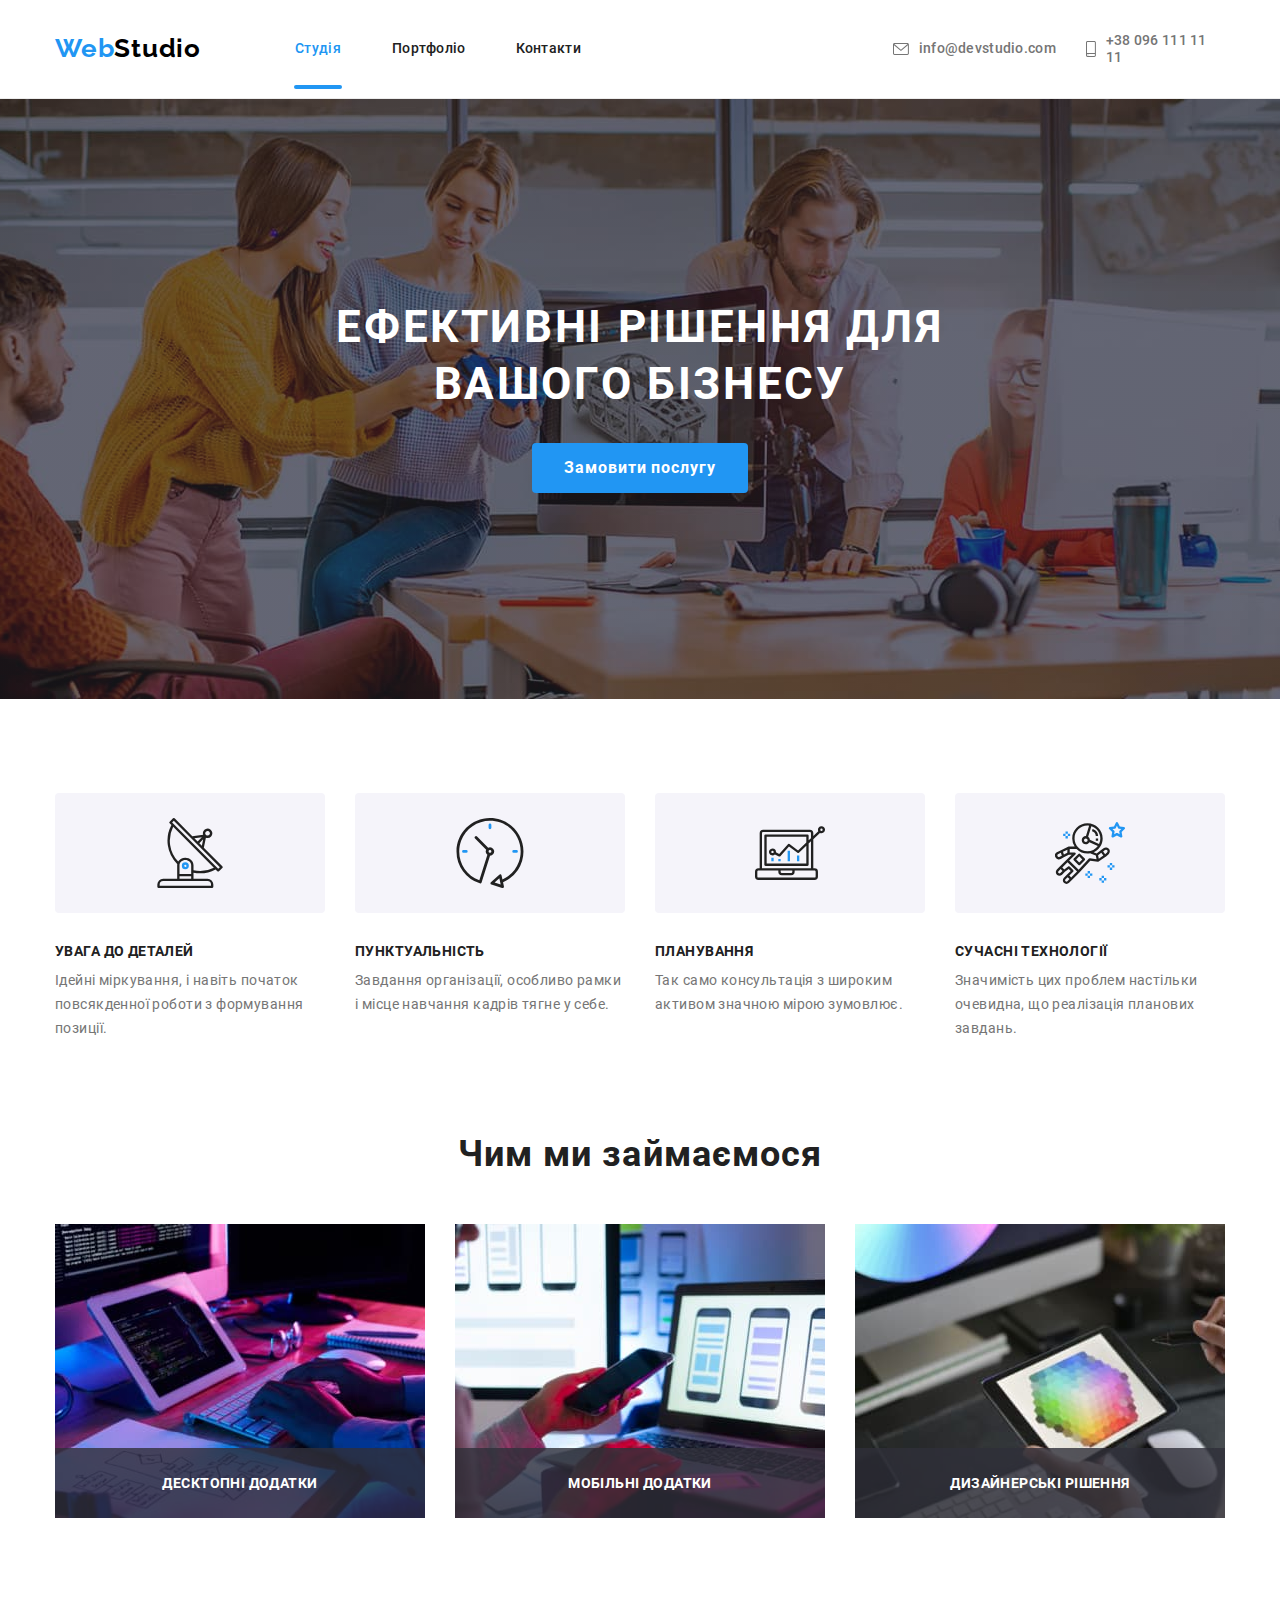
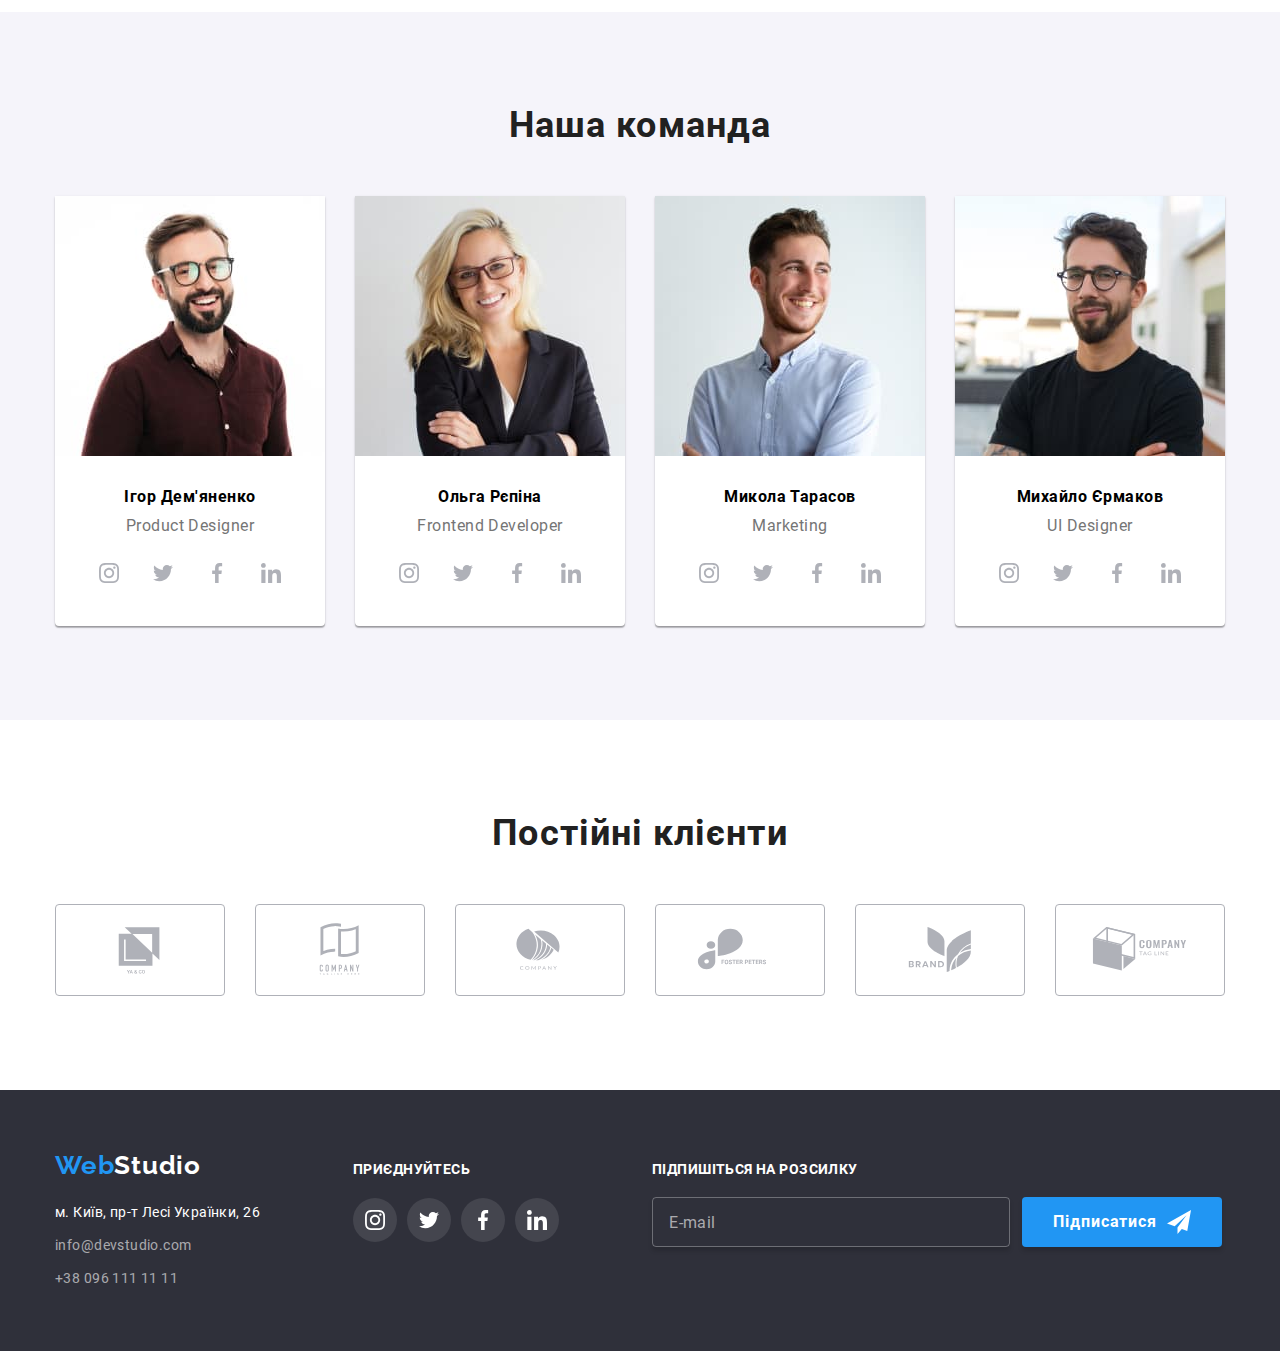
<file: index.html>
<!DOCTYPE html>
<html lang="uk">
  <head>
    <meta charset="UTF-8" />
    <meta http-equiv="X-UA-Compatible" content="IE=edge" />
    <meta name="viewport" content="width=device-width, initial-scale=1.0" />
    <title>Document</title>
    <link rel="stylesheet" href="./css/main.min.css" />
  </head>
  <body>
    <header class="header">
      <div class="container">
        <div class="header__container">
          <nav class="navigation">
            <a href="#" class="logo header__logo">Web<span class="header__logo--black">Studio</span></a>
            <ul class="navigation__list">
              <li class="navigation__item">
                <a class="navigation__link navigation__link--current navigation__studio" href="#">Студія</a>
              </li>
              <li><a class="navigation__link" href="./portfolio.html">Портфоліо</a></li>
              <li><a class="navigation__link" href="#">Контакти</a></li>
            </ul>
          </nav>
          <ul class="contacts">
            <li class="contacts__item">
              <a class="contacts__link" href="mailto:info@devstudio.com">
                <svg class="contacts__icon" width="16" height="12">
                  <use href="./images/icons.svg#icon-envelope-1"></use>
                </svg>
                info@devstudio.com</a
              >
            </li>
            <li class="contacts__item">
              <a class="contacts__link" href="tel:+380961111111">
                <svg class="contacts__icon" width="10" height="16">
                  <use href="./images/icons.svg#icon-smartphone"></use>
                </svg>
                +38 096 111 11 11</a
              >
            </li>
          </ul>
        </div>
      </div>
    </header>
    <main>
      <section class="hero hero__overlay">
        <div class="container">
          <div class="hero__container">
            <h1 class="hero__title">Ефективні рішення для вашого бізнесу</h1>
            <button type="button" class="hero__button" data-modal-open>Замовити послугу</button>
          </div>
        </div>
      </section>
      <section class="section">
        <div class="container">
          <h2 class="visually-hidden">Наші переваги</h2>
          <ul class="benefits">
            <li class="benefits__item">
              <div class="benefits__wrapper">
                <svg width="70" height="70">
                  <use href="./images/icons.svg#icon-antenna"></use>
                </svg>
              </div>
              <h3 class="benefits__title">Увага до деталей</h3>
              <p class="benefits__text">
                Ідейні міркування, і навіть початок повсякденної роботи з формування позиції.
              </p>
            </li>
            <li class="benefits__item">
              <div class="benefits__wrapper">
                <svg width="70" height="70">
                  <use href="./images/icons.svg#icon-clock"></use>
                </svg>
              </div>
              <h3 class="benefits__title">Пунктуальність</h3>
              <p class="benefits__text">
                Завдання організації, особливо рамки і місце навчання кадрів тягне у себе.
              </p>
            </li>
            <li class="benefits__item">
              <div class="benefits__wrapper">
                <svg width="70" height="70">
                  <use href="./images/icons.svg#icon-diagram"></use>
                </svg>
              </div>
              <h3 class="benefits__title">Планування</h3>
              <p class="benefits__text">
                Так само консультація з широким активом значною мірою зумовлює.
              </p>
            </li>
            <li class="benefits__item">
              <div class="benefits__wrapper">
                <svg width="70" height="70">
                  <use href="./images/icons.svg#icon-astronaut"></use>
                </svg>
              </div>
              <h3 class="benefits__title">Сучасні технології</h3>
              <p class="benefits__text">
                Значимість цих проблем настільки очевидна, що реалізація планових завдань.
              </p>
            </li>
          </ul>
        </div>
      </section>
      <section class="product">
        <div class="container">
          <h2 class="section__title">Чим ми займаємося</h2>
          <ul class="product__list">
            <li class="product__item">
              <img
                src="./images/img1.jpg"
                alt="Руки людини лежать на клавіатурі,перед людиною ввімкнений планшет та комп'ютер."
                width="370"
              />
              <div class="product__wrapper">
                <p class="product__text">Десктопні додатки</p>
              </div>
            </li>
            <li class="product__item">
              <img
                src="./images/img2.jpg"
                alt="Людина працює за комп'ютером, в лівій руці тримає смартфон."
                width="370"
              />
              <div class="product__wrapper">
                <p class="product__text">Мобільні додатки</p>
              </div>
            </li>
            <li class="product__item">
              <img src="./images/img3.jpg" alt="Людина тримає в руках планшет." width="370" />
              <div class="product__wrapper">
                <p class="product__text">Дизайнерські рішення</p>
              </div>
            </li>
          </ul>
        </div>
      </section>
      <section class="team section">
        <div class="container">
          <h2 class="section__title">Наша команда</h2>
          <ul class="team__list">
            <li class="team__item">
              <img
                src="./images/portrait1.jpg"
                alt="Усміхнений бородатий чоловік брюнет в окулярах та коричневій сорочці."
                width="270"
              />
              <div class="member">
                <h3 class="member__title">Ігор Дем'яненко</h3>
                <p lang="en" class="member__text">Product Designer</p>
                <ul class="member__list">
                  <li class="member__item">
                    <a href="#" class="member__link"
                      ><svg class="member__icon" width="20" height="20">
                        <use href="./images/icons.svg#icon-instagram"></use>
                      </svg>
                    </a>
                  </li>
                  <li class="member__item">
                    <a href="#" class="member__link">
                      <svg class="member__icon" width="20" height="20">
                        <use href="./images/icons.svg#icon-twitter"></use>
                      </svg>
                    </a>
                  </li>
                  <li class="member__item">
                    <a href="#" class="member__link">
                      <svg class="member__icon" width="20" height="20">
                        <use href="./images/icons.svg#icon-facebook"></use>
                      </svg>
                    </a>
                  </li>
                  <li class="member__item">
                    <a href="#" class="member__link">
                      <svg class="member__icon" width="20" height="20">
                        <use href="./images/icons.svg#icon-linkedin"></use>
                      </svg>
                    </a>
                  </li>
                </ul>
              </div>
            </li>
            <li class="team__item">
              <img
                src="./images/portrait2.jpg"
                alt="Усміхнена жінка блондинка в окулярах та чорному піджаку."
                width="270"
              />
              <div class="member">
                <h3 class="member__title">Ольга Рєпіна</h3>
                <p lang="en" class="member__text">Frontend Developer</p>
                <ul class="member__list">
                  <li class="member__item">
                    <a href="#" class="member__link"
                      ><svg class="member__icon" width="20" height="20">
                        <use href="./images/icons.svg#icon-instagram"></use>
                      </svg>
                    </a>
                  </li>
                  <li class="member__item">
                    <a href="#" class="member__link">
                      <svg class="member__icon" width="20" height="20">
                        <use href="./images/icons.svg#icon-twitter"></use>
                      </svg>
                    </a>
                  </li>
                  <li class="member__item">
                    <a href="#" class="member__link">
                      <svg class="member__icon" width="20" height="20">
                        <use href="./images/icons.svg#icon-facebook"></use>
                      </svg>
                    </a>
                  </li>
                  <li class="member__item">
                    <a href="#" class="member__link">
                      <svg class="member__icon" width="20" height="20">
                        <use href="./images/icons.svg#icon-linkedin"></use>
                      </svg>
                    </a>
                  </li>
                </ul>
              </div>
            </li>
            <li class="team__item">
              <img
                src="./images/portrait3.jpg"
                alt="Усміхнений чоловік шатен у блакитній сорочці."
                width="270"
              />
              <div class="member">
                <h3 class="member__title">Микола Тарасов</h3>
                <p lang="en" class="member__text">Marketing</p>
                <ul class="member__list">
                  <li class="member__item">
                    <a href="#" class="member__link"
                      ><svg class="member__icon" width="20" height="20">
                        <use href="./images/icons.svg#icon-instagram"></use>
                      </svg>
                    </a>
                  </li>
                  <li class="member__item">
                    <a href="#" class="member__link">
                      <svg class="member__icon" width="20" height="20">
                        <use href="./images/icons.svg#icon-twitter"></use>
                      </svg>
                    </a>
                  </li>
                  <li class="member__item">
                    <a href="#" class="member__link">
                      <svg class="member__icon" width="20" height="20">
                        <use href="./images/icons.svg#icon-facebook"></use>
                      </svg>
                    </a>
                  </li>
                  <li class="member__item">
                    <a href="#" class="member__link">
                      <svg class="member__icon" width="20" height="20">
                        <use href="./images/icons.svg#icon-linkedin"></use>
                      </svg>
                    </a>
                  </li>
                </ul>
              </div>
            </li>
            <li class="team__item">
              <img
                src="./images/portrait4.jpg"
                alt="Усміхнений бородатий чоловік брюнет в окулярах та чорній футболці."
                width="270"
              />
              <div class="member">
                <h3 class="member__title">Михайло Єрмаков</h3>
                <p lang="en" class="member__text">UI Designer</p>
                <ul class="member__list">
                  <li class="member__item">
                    <a href="#" class="member__link"
                      ><svg class="member__icon" width="20" height="20">
                        <use href="./images/icons.svg#icon-instagram"></use>
                      </svg>
                    </a>
                  </li>
                  <li class="member__item">
                    <a href="#" class="member__link">
                      <svg class="member__icon" width="20" height="20">
                        <use href="./images/icons.svg#icon-twitter"></use>
                      </svg>
                    </a>
                  </li>
                  <li class="member__item">
                    <a href="#" class="member__link">
                      <svg class="member__icon" width="20" height="20">
                        <use href="./images/icons.svg#icon-facebook"></use>
                      </svg>
                    </a>
                  </li>
                  <li class="member__item">
                    <a href="#" class="member__link">
                      <svg class="member__icon" width="20" height="20">
                        <use href="./images/icons.svg#icon-linkedin"></use>
                      </svg>
                    </a>
                  </li>
                </ul>
              </div>
            </li>
          </ul>
        </div>
      </section>
      <section class="section">
        <div class="container">
          <h2 class="section__title">Постійні клієнти</h2>
          <ul class="clients">
            <li class="clients__item">
              <a href="#" class="clients__link">
                <svg class="clients__icon" width="106" height="60">
                  <use href="./images/icons.svg#icon-Logo1"></use>
                </svg>
              </a>
            </li>
            <li class="clients__item">
              <a href="#" class="clients__link">
                <svg class="clients__icon" width="106" height="60">
                  <use href="./images/icons.svg#icon-Logo2"></use>
                </svg>
              </a>
            </li>
            <li class="clients__item">
              <a href="#" class="clients__link">
                <svg class="clients__icon" width="106" height="60">
                  <use href="./images/icons.svg#icon-Logo-3"></use>
                </svg>
              </a>
            </li>
            <li class="clients__item">
              <a href="#" class="clients__link">
                <svg class="clients__icon" width="106" height="60">
                  <use href="./images/icons.svg#icon-Logo4"></use>
                </svg>
              </a>
            </li>
            <li class="clients__item">
              <a href="#" class="clients__link">
                <svg class="clients__icon" width="106" height="60">
                  <use href="./images/icons.svg#icon-Logo5"></use>
                </svg>
              </a>
            </li>
            <li class="clients__item">
              <a href="#" class="clients__link">
                <svg class="clients__icon" width="106" height="60">
                  <use href="./images/icons.svg#icon-Logo6"></use>
                </svg>
              </a>
            </li>
          </ul>
        </div>
      </section>
    </main>
    <footer class="footer">
      <div class="container">
        <div class="footer__container">
          <div>
            <a href="#" class="logo footer__logo">Web<span class="footer__logo--white">Studio</span></a>
            <address>
              <ul class=" footer-contacts">
                <li class="footer-contacts__item">
                  <a
                    class="footer-contacts__link"
                    href="https://goo.gl/maps/CPtrU1FHBa2aNyZL9"
                    target="_blank"
                    rel="noopener noreferrer nofollow"
                    >м. Київ, пр-т Лесі Українки, 26</a
                  >
                </li>
                <li class="footer-contacts__item">
                  <a class="footer-contacts__link footer-contacts__link--grey" href="mailto:info@devstudio.com"
                    >info@devstudio.com</a
                  >
                </li>
                <li class="footer-contacts__item">
                  <a class="footer-contacts__link footer-contacts__link--grey" href="tel:+380961111111"
                    >+38 096 111 11 11</a
                  >
                </li>
              </ul>
            </address>
          </div>
          <div class="footer-socials">
            <p class="footer-socials__text">Приєднуйтесь</p>
            <ul class="footer-socials__list">
              <li class="footer-socials__item">
                <a href="#" class="footer-socials__link"
                  ><svg class="footer-socials__icon" width="20" height="20">
                    <use href="./images/icons.svg#icon-instagram"></use>
                  </svg>
                </a>
              </li>
              <li class="footer-socials__item">
                <a href="#" class="footer-socials__link"
                  ><svg class="footer-socials__icon" width="20" height="20">
                    <use href="./images/icons.svg#icon-twitter"></use>
                  </svg>
                </a>
              </li>
              <li class="footer-socials__item">
                <a href="#" class="footer-socials__link"
                  ><svg class="footer-socials__icon" width="20" height="20">
                    <use href="./images/icons.svg#icon-facebook"></use>
                  </svg>
                </a>
              </li>
              <li class="footer-socials__item">
                <a href="#" class="footer-socials__link"
                  ><svg class="footer-socials__icon" width="20" height="20">
                    <use href="./images/icons.svg#icon-linkedin"></use>
                  </svg>
                </a>
              </li>
            </ul>
          </div>
          <form name="subscribe-form" class="subscribe">
            <p class="subscribe__title">Підпишіться на розсилку</p>
            <div class="subscribe__wrapper">
              <input
                class="subscribe__input"
                type="email"
                name="email"
                id="email"
                placeholder="E-mail"
              />
              <button class="subscribe__button" type="submit">
                Підписатися<svg class="subscribe__icon" width="24" height="24">
                  <use href="./images/icons.svg#icon-icon-send"></use>
                </svg>
              </button>
            </div>
          </form>
        </div>
      </div>
    </footer>
    <div class="backdrop is-hidden" data-modal>
      <div class="modal">
        <button type="button" class="modal__button" data-modal-close>
          <svg class="modal__icon" width="18" height="18">
            <use href="./images/icons.svg#icon-close-black"></use>
          </svg>
        </button>
        <p class="modal__title">Залиште свої дані, ми вам передзвонимо</p>
        <form class="data-form" name="data-form">
          <label class="data-form__label" for="name">Ім'я</label>
          <div class="data-form__wrapper">
            <input class="data-form__input" type="text" name="name" id="name" />
            <svg class="data-form__icon" width="18" height="18">
              <use href="./images/icons.svg#icon-person-black"></use>
            </svg>
          </div>
          <label class="data-form__label" for="tel">Телефон</label>
          <div class="data-form__wrapper">
            <input class="data-form__input" type="tel" name="tel" id="tel" />
            <svg class="data-form__icon" width="18" height="18">
              <use href="./images/icons.svg#icon-phone-black"></use>
            </svg>
          </div>
          <label class="data-form__label" for="user_email">Пошта</label>
          <div class="data-form__wrapper">
            <input class="data-form__input" type="email" name="email" id="user_email" />
            <svg class="data-form__icon" width="18" height="18">
              <use href="./images/icons.svg#icon-email-black"></use>
            </svg>
          </div>
          <label class="data-form__label" for="comment">Коментар</label>
          <textarea
            class="data-form__comment"
            name="comment"
            id="comment"
            placeholder="Введіть текст"
          ></textarea>
          <label class="checkbox__label">
            <input class="visually-hidden checkbox__input" type="checkbox" name="agreement" />
            <div class="checkbox__wrapper">
              <svg class="checkbox__icon" width="16" height="15">
                <use href="./images/icons.svg#icon-check"></use>
              </svg>
            </div>
            <p class="checkbox__text">
              Погоджуюся з розсилкою та приймаю <a href="#" class="checkbox__link">Умови договору</a>
            </p>
          </label>
          <button class="data-form__button" type="submit">Відправити</button>
        </form>
      </div>
    </div>
    <script src="./js/modal.js"></script>
  </body>
</html>
</file>
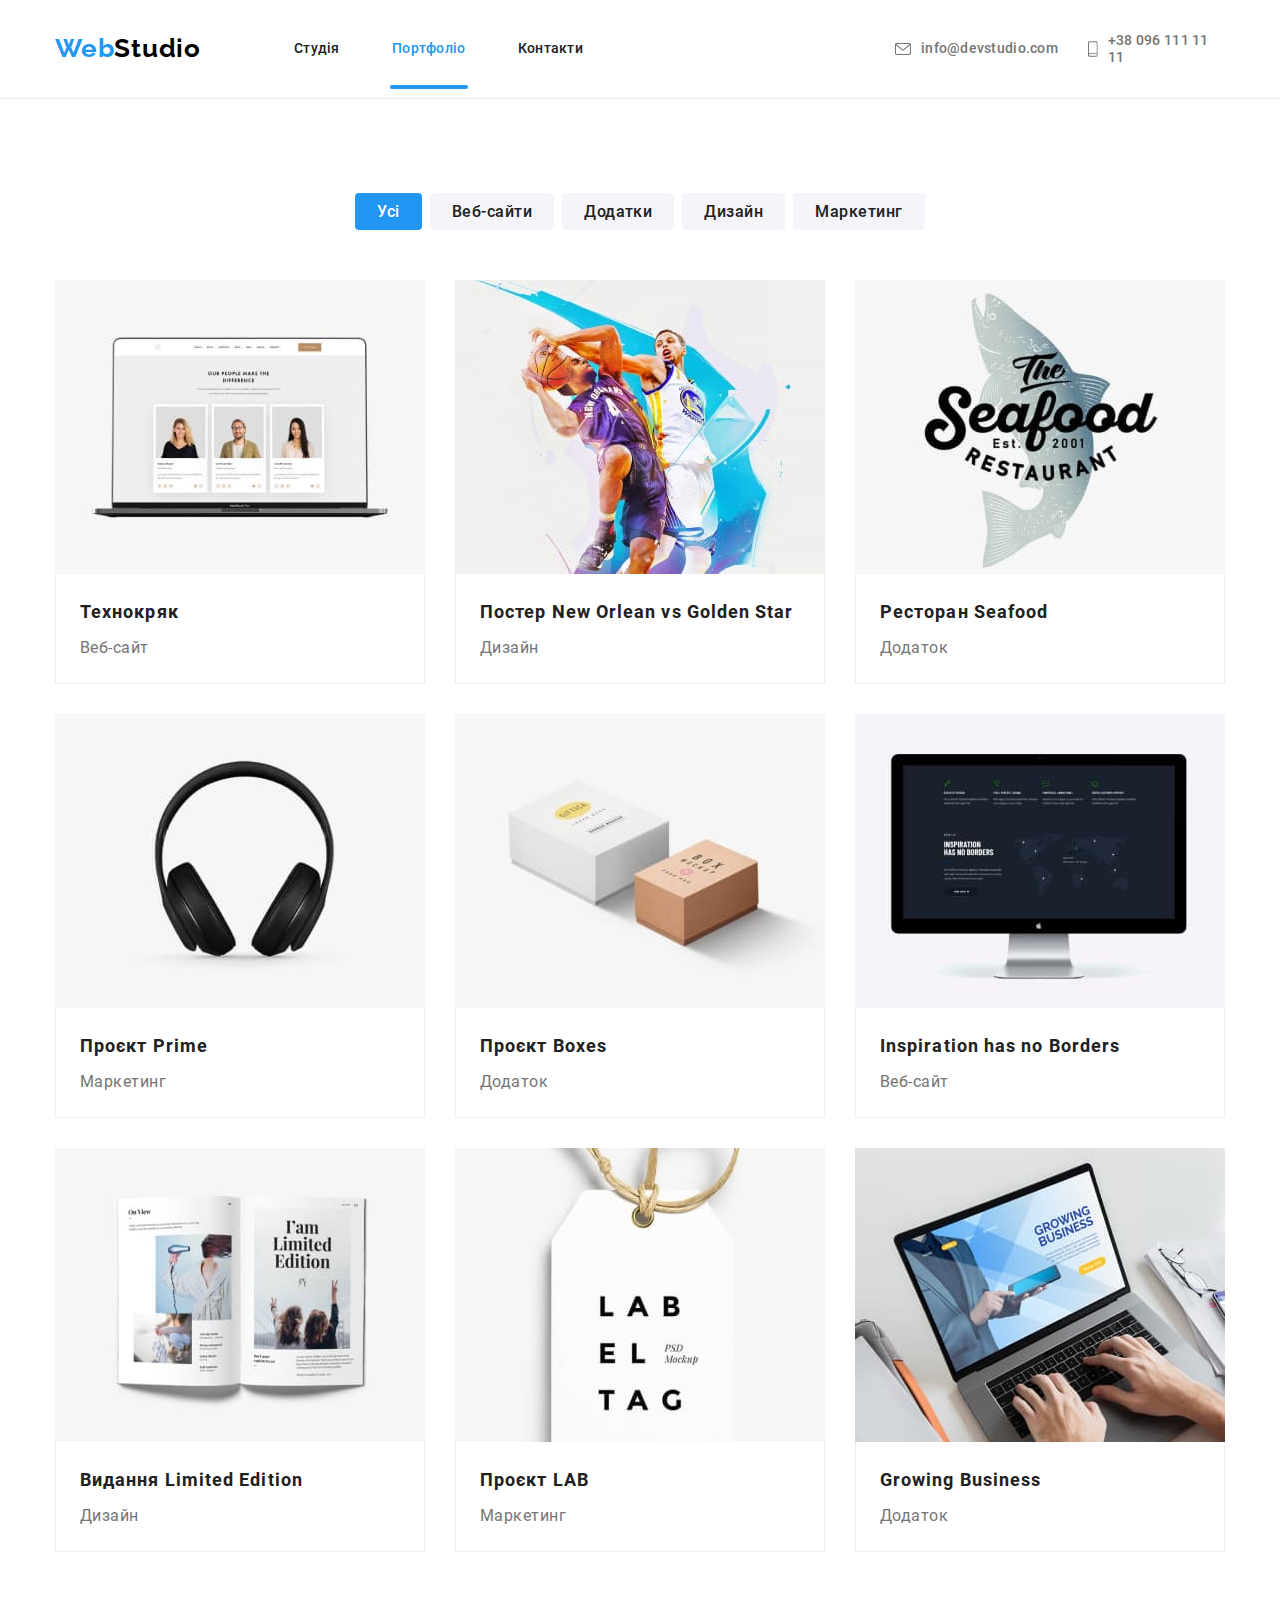
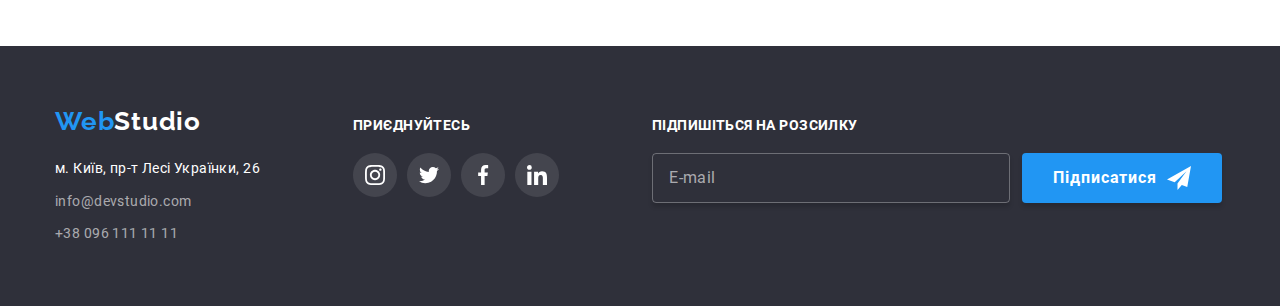
<file: portfolio.html>
<!DOCTYPE html>
<html lang="uk">
  <head>
    <meta charset="UTF-8" />
    <meta http-equiv="X-UA-Compatible" content="IE=edge" />
    <meta name="viewport" content="width=device-width, initial-scale=1.0" />
    
    <title>Document</title>
    <link rel="stylesheet" href="./css/main.min.css" />
  </head>
  <body>
    <header class="header">
      <div class="container">
        <div class="header__container">
          <nav class="navigation">
            <a href="#" class="logo header__logo">Web<span class="header__logo--black">Studio</span></a>
            <ul class="navigation__list">
              <li>
                <a class="navigation__link" href="./index.html">Студія</a>
              </li>
              <li class="navigation__item"><a class="navigation__link navigation__link--current navigation__portfolio" href="#">Портфоліо</a></li>
              <li><a class="navigation__link" href="#">Контакти</a></li>
            </ul>
          </nav>
          <ul class="contacts">
            <li class="contacts__item">
              <a class="contacts__link" href="mailto:info@devstudio.com">
                <svg class="contacts__icon" width="16" height="12">
                  <use href="./images/icons.svg#icon-envelope-1"></use>
                </svg>
                info@devstudio.com</a
              >
            </li>
            <li class="contacts__item">
              <a class="contacts__link" href="tel:+380961111111">
                <svg class="contacts__icon" width="10" height="16">
                  <use href="./images/icons.svg#icon-smartphone"></use>
                </svg>
                +38 096 111 11 11</a
              >
            </li>
          </ul>
        </div>
      </div>
    </header>
    <main>
      <section class="section">
        <div class="container">
          <h1 class="visually-hidden">Наші проекти</h1>
          <ul class="filter">
            <li>
              <button type="button" class="filter__button filter__button--current">Усі</button>
            </li>
            <li>
              <button type="button" class="filter__button">Веб-сайти</button>
            </li>
            <li>
              <button type="button" class="filter__button">Додатки</button>
            </li>
            <li>
              <button type="button" class="filter__button">Дизайн</button>
            </li>
            <li>
              <button type="button" class="filter__button">Маркетинг</button>
            </li>
          </ul>
          <ul class="project">
            <li>
              <a href="#" class="project__link">
                <div class="project__wrapper">
                  <img
                    src="./images/project1.jpg"
                    alt="Ноутбук, на екрані якого три фотографії, дві жінки і один чоловік."
                    width="370"
                  />
                  <div class="project__overlay">
                    <p class="project__description">
                      Ресурс пропонує комплексні пропозиції з різним рівнем функціоналу та сервісів.
                      Все це дозволить відвідувачу отримати вичерпні відомості про компанію чи
                      приватну особу.
                    </p>
                  </div>
                </div>
                <div class="project__content">
                  <h2 class="project__title">Технокряк</h2>
                  <p class="project__text">Веб-сайт</p>
                </div></a
              >
            </li>
            <li>
              <a href="#" class="project__link">
                <div class="project__wrapper">
                  <img
                    src="./images/project2.jpg"
                    alt="Двоє чоловіків, що грають в баскетбол"
                    width="370"
                  />
                  <div class="project__overlay">
                    <p class="project__description">
                      Ресурс пропонує комплексні пропозиції з різним рівнем функціоналу та сервісів.
                      Все це дозволить відвідувачу отримати вичерпні відомості про компанію чи
                      приватну особу.
                    </p>
                  </div>
                </div>

                <div class="project__content">
                  <h2 class="project__title">Постер New Orlean vs Golden Star</h2>
                  <p class="project__text">Дизайн</p>
                </div></a
              >
            </li>
            <li>
              <a href="#" class="project__link"
                >
                <div class="project__wrapper"><img
                  src="./images/project3.jpg"
                  alt="Логотип ресторану у вигляді його назви на фоні зображення риби."
                  width="370"
                />
                <div class="project__overlay">
                  <p class="project__description">
                    Ресурс пропонує комплексні пропозиції з різним рівнем функціоналу та сервісів.
                    Все це дозволить відвідувачу отримати вичерпні відомості про компанію чи
                    приватну особу.
                  </p>
                </div></div>
                
                <div class="project__content">
                  <h2 class="project__title">Ресторан Seafood</h2>
                  <p class="project__text">Додаток</p>
                </div></a
              >
            </li>
            <li>
              <a href="#" class="project__link"
                >
                <div class="project__wrapper"><img src="./images/project4.jpg" alt="Великі чорні навушники" width="370" />
                <div class="project__overlay">
                  <p class="project__description">
                    Ресурс пропонує комплексні пропозиції з різним рівнем функціоналу та сервісів.
                    Все це дозволить відвідувачу отримати вичерпні відомості про компанію чи
                    приватну особу.
                  </p>
                </div></div>
                
                <div class="project__content">
                  <h2 class="project__title">Проєкт Prime</h2>
                  <p class="project__text">Маркетинг</p>
                </div></a
              >
            </li>
            <li>
              <a href="#" class="project__link"
                >
                <div class="project__wrapper"><img
                  src="./images/project5.jpg"
                  alt="Біла та свіло-коричнева коробки."
                  width="370"
                />
                <div class="project__overlay">
                  <p class="project__description">
                    Ресурс пропонує комплексні пропозиції з різним рівнем функціоналу та сервісів.
                    Все це дозволить відвідувачу отримати вичерпні відомості про компанію чи
                    приватну особу.
                  </p>
                </div></div> 
                
                <div class="project__content">
                  <h2 class="project__title">Проєкт Boxes</h2>
                  <p class="project__text">Додаток</p>
                </div></a
              >
            </li>
            <li>
              <a href="#" class="project__link"
                >
                <div class="project__wrapper"><img
                  src="./images/project6.jpg"
                  alt="Екран комп'ютера, де на чорному фоні білий текст та карта світу."
                  width="370"
                />
                <div class="project__overlay">
                  <p class="project__description">
                    Ресурс пропонує комплексні пропозиції з різним рівнем функціоналу та сервісів.
                    Все це дозволить відвідувачу отримати вичерпні відомості про компанію чи
                    приватну особу.
                  </p>
                </div></div>
                
                <div class="project__content">
                  <h2 class="project__title">Inspiration has no Borders</h2>
                  <p class="project__text">Веб-сайт</p>
                </div></a
              >
            </li>
            <li>
              <a href="#" class="project__link"
                >
                <div class="project__wrapper"><img
                  src="./images/project7.jpg"
                  alt="Розгорнутий журнал із зображеннями жінок."
                  width="370"
                />
                <div class="project__overlay">
                  <p class="project__description">
                    Ресурс пропонує комплексні пропозиції з різним рівнем функціоналу та сервісів.
                    Все це дозволить відвідувачу отримати вичерпні відомості про компанію чи
                    приватну особу.
                  </p>
                </div></div> 
                
                <div class="project__content">
                  <h2 class="project__title">Видання Limited Edition</h2>
                  <p class="project__text">Дизайн</p>
                </div></a
              >
            </li>
            <li>
              <a href="#" class="project__link"
                >
                <div class="project__wrapper"><img
                  src="./images/project8.jpg"
                  alt="Бірка білого кольору из великими чорними літерами на ній."
                  width="370"
                />
                <div class="project__overlay">
                  <p class="project__description">
                    Ресурс пропонує комплексні пропозиції з різним рівнем функціоналу та сервісів.
                    Все це дозволить відвідувачу отримати вичерпні відомості про компанію чи
                    приватну особу.
                  </p>
                </div></div>
                
                <div class="project__content">
                  <h2 class="project__title">Проєкт LAB</h2>
                  <p class="project__text">Маркетинг</p>
                </div></a
              >
            </li>
            <li>
              <a href="#" class="project__link"
                >
                <div class="project__wrapper"><img
                  src="./images/project9.jpg"
                  alt="Ноутбук, на клавіатурі якого лежать руки, а на екерані людина тримає в руках планшет."
                  width="370"
                />
                <div class="project__overlay">
                  <p class="project__description">
                    Ресурс пропонує комплексні пропозиції з різним рівнем функціоналу та сервісів.
                    Все це дозволить відвідувачу отримати вичерпні відомості про компанію чи
                    приватну особу.
                  </p>
                </div></div>
                
                <div class="project__content">
                  <h2 class="project__title">Growing Business</h2>
                  <p class="project__text">Додаток</p>
                </div></a
              >
            </li>
          </ul>
        </div>
      </section>
    </main>
    <footer class="footer">
      <div class="container">
        <div class="footer__container">
          <div>
            <a href="#" class="logo footer__logo">Web<span class="footer__logo--white">Studio</span></a>
            <address>
              <ul class=" footer-contacts">
                <li class="footer-contacts__item">
                  <a
                    class="footer-contacts__link"
                    href="https://goo.gl/maps/CPtrU1FHBa2aNyZL9"
                    target="_blank"
                    rel="noopener noreferrer nofollow"
                    >м. Київ, пр-т Лесі Українки, 26</a
                  >
                </li>
                <li class="footer-contacts__item">
                  <a class="footer-contacts__link footer-contacts__link--grey" href="mailto:info@devstudio.com"
                    >info@devstudio.com</a
                  >
                </li>
                <li class="footer-contacts__item">
                  <a class="footer-contacts__link footer-contacts__link--grey" href="tel:+380961111111"
                    >+38 096 111 11 11</a
                  >
                </li>
              </ul>
            </address>
          </div>
          <div class="footer-socials">
            <p class="footer-socials__text">Приєднуйтесь</p>
            <ul class="footer-socials__list">
              <li class="footer-socials__item">
                <a href="#" class="footer-socials__link"
                  ><svg class="footer-socials__icon" width="20" height="20">
                    <use href="./images/icons.svg#icon-instagram"></use>
                  </svg>
                </a>
              </li>
              <li class="footer-socials__item">
                <a href="#" class="footer-socials__link"
                  ><svg class="footer-socials__icon" width="20" height="20">
                    <use href="./images/icons.svg#icon-twitter"></use>
                  </svg>
                </a>
              </li>
              <li class="footer-socials__item">
                <a href="#" class="footer-socials__link"
                  ><svg class="footer-socials__icon" width="20" height="20">
                    <use href="./images/icons.svg#icon-facebook"></use>
                  </svg>
                </a>
              </li>
              <li class="footer-socials__item">
                <a href="#" class="footer-socials__link"
                  ><svg class="footer-socials__icon" width="20" height="20">
                    <use href="./images/icons.svg#icon-linkedin"></use>
                  </svg>
                </a>
              </li>
            </ul>
          </div>
          <form name="subscribe-form" class="subscribe">
            <p class="subscribe__title">Підпишіться на розсилку</p>
            <div class="subscribe__wrapper">
              <input
                class="subscribe__input"
                type="email"
                name="email"
                id="email"
                placeholder="E-mail"
              />
              <button class="subscribe__button" type="submit">
                Підписатися<svg class="subscribe__icon" width="24" height="24">
                  <use href="./images/icons.svg#icon-icon-send"></use>
                </svg>
              </button>
            </div>
          </form>
        </div>
      </div>
    </footer>
  </body>
</html>
</file>
<file: css/main.min.css>
/*! modern-normalize v1.1.0 | MIT License | https://github.com/sindresorhus/modern-normalize */*,::before,::after{-webkit-box-sizing:border-box;box-sizing:border-box}html{line-height:1.15;-webkit-text-size-adjust:100%;-moz-tab-size:4;-o-tab-size:4;tab-size:4}body{margin:0;font-family:system-ui,-apple-system,"Segoe UI",Roboto,Helvetica,Arial,sans-serif,"Apple Color Emoji","Segoe UI Emoji"}hr{height:0;color:inherit}abbr[title]{-webkit-text-decoration:underline dotted;text-decoration:underline dotted}b,strong{font-weight:bolder}code,kbd,samp,pre{font-family:ui-monospace,SFMono-Regular,Consolas,"Liberation Mono",Menlo,monospace;font-size:1em}small{font-size:80%}sub,sup{font-size:75%;line-height:0;position:relative;vertical-align:baseline}sub{bottom:-0.25em}sup{top:-0.5em}table{text-indent:0;border-color:inherit}button,input,optgroup,select,textarea{font-family:inherit;font-size:100%;line-height:1.15;margin:0}button,select{text-transform:none}button,[type=button],[type=reset],[type=submit]{-webkit-appearance:button;-moz-appearance:button;appearance:button}::-moz-focus-inner{border-style:none;padding:0}:-moz-focusring{outline:1px dotted ButtonText}:-moz-ui-invalid{box-shadow:none}legend{padding:0}progress{vertical-align:baseline}::-webkit-inner-spin-button,::-webkit-outer-spin-button{height:auto}[type=search]{-webkit-appearance:textfield;-moz-appearance:textfield;appearance:textfield;outline-offset:-2px}::-webkit-search-decoration{-webkit-appearance:none;appearance:none}::-webkit-file-upload-button{-webkit-appearance:button;appearance:button;font:inherit}summary{display:list-item}@font-face{font-family:"Roboto";font-style:normal;font-weight:400;src:url("../fonts/roboto-v30-latin_cyrillic-regular.eot");src:local(""),url("../fonts/roboto-v30-latin_cyrillic-regular.eot?#iefix") format("embedded-opentype"),url("../fonts/roboto-v30-latin_cyrillic-regular.woff2") format("woff2"),url("../fonts/roboto-v30-latin_cyrillic-regular.woff") format("woff"),url("../fonts/roboto-v30-latin_cyrillic-regular.ttf") format("truetype"),url("../fonts/roboto-v30-latin_cyrillic-regular.svg#Roboto") format("svg")}@font-face{font-family:"Roboto";font-style:normal;font-weight:500;src:url("../fonts/roboto-v30-latin_cyrillic-500.eot");src:local(""),url("../fonts/roboto-v30-latin_cyrillic-500.eot?#iefix") format("embedded-opentype"),url("../fonts/roboto-v30-latin_cyrillic-500.woff2") format("woff2"),url("../fonts/roboto-v30-latin_cyrillic-500.woff") format("woff"),url("../fonts/roboto-v30-latin_cyrillic-500.ttf") format("truetype"),url("../fonts/roboto-v30-latin_cyrillic-500.svg#Roboto") format("svg")}@font-face{font-family:"Roboto";font-style:normal;font-weight:700;src:url("../fonts/roboto-v30-latin_cyrillic-700.eot");src:local(""),url("../fonts/roboto-v30-latin_cyrillic-700.eot?#iefix") format("embedded-opentype"),url("../fonts/roboto-v30-latin_cyrillic-700.woff2") format("woff2"),url("../fonts/roboto-v30-latin_cyrillic-700.woff") format("woff"),url("../fonts/roboto-v30-latin_cyrillic-700.ttf") format("truetype"),url("../fonts/roboto-v30-latin_cyrillic-700.svg#Roboto") format("svg")}@font-face{font-family:"Roboto";font-style:normal;font-weight:900;src:url("../fonts/roboto-v30-latin_cyrillic-900.eot");src:local(""),url("../fonts/roboto-v30-latin_cyrillic-900.eot?#iefix") format("embedded-opentype"),url("../fonts/roboto-v30-latin_cyrillic-900.woff2") format("woff2"),url("../fonts/roboto-v30-latin_cyrillic-900.woff") format("woff"),url("../fonts/roboto-v30-latin_cyrillic-900.ttf") format("truetype"),url("../fonts/roboto-v30-latin_cyrillic-900.svg#Roboto") format("svg")}@font-face{font-family:"Raleway";font-style:normal;font-weight:700;src:url("../fonts/raleway-v28-latin_cyrillic-700.eot");src:local(""),url("../fonts/raleway-v28-latin_cyrillic-700.eot?#iefix") format("embedded-opentype"),url("../fonts/raleway-v28-latin_cyrillic-700.woff2") format("woff2"),url("../fonts/raleway-v28-latin_cyrillic-700.woff") format("woff"),url("../fonts/raleway-v28-latin_cyrillic-700.ttf") format("truetype"),url("../fonts/raleway-v28-latin_cyrillic-700.svg#Raleway") format("svg")}.member__list,.team__list,.project,.product__list,.navigation__list,.footer-socials__list,.footer-contacts,.filter,.contacts,.clients,.benefits{margin:0;padding:0;list-style:none}*,*::before,*::after{-webkit-box-sizing:border-box;box-sizing:border-box}body{font-family:"Roboto",sans-serif;background-color:#fff}h1,h2,h3,h4,h5,h6,li{margin:0;padding:0}img{display:block;max-width:100%;height:auto}.visually-hidden{position:absolute;white-space:nowrap;width:1px;height:1px;overflow:hidden;border:0;padding:0;clip:rect(0 0 0 0);-webkit-clip-path:inset(50%);clip-path:inset(50%);margin:-1px}.container{width:1200px;padding-left:15px;padding-right:15px;margin:0 auto}.section{padding:94px 0}.section__title{font-size:36px;line-height:1.1;letter-spacing:.03em;color:#212121;text-align:center;margin-bottom:50px}.benefits{display:-webkit-box;display:-ms-flexbox;display:flex;gap:30px}.benefits__item{width:270px}.benefits__wrapper{width:270px;height:120px;background-color:#f5f4fa;margin-bottom:30px;border-radius:4px;display:-webkit-box;display:-ms-flexbox;display:flex;-webkit-box-pack:center;-ms-flex-pack:center;justify-content:center;-webkit-box-align:center;-ms-flex-align:center;align-items:center}.benefits__title{font-size:14px;line-height:1.2;letter-spacing:.03em;text-align:left;text-transform:uppercase;color:#212121;margin-bottom:10px}.benefits__text{font-size:14px;line-height:1.7;text-align:left;letter-spacing:.03em;color:#757575;margin:0 auto}.clients{display:-webkit-box;display:-ms-flexbox;display:flex;-webkit-box-pack:center;-ms-flex-pack:center;justify-content:center;-webkit-box-align:center;-ms-flex-align:center;align-items:center;gap:30px}.clients__item{display:block;width:170px;height:92px}.clients__link{display:-webkit-box;display:-ms-flexbox;display:flex;width:100%;height:100%;-webkit-box-pack:center;-ms-flex-pack:center;justify-content:center;-webkit-box-align:center;-ms-flex-align:center;align-items:center;border:1px solid #afb1b8;border-radius:4px;background-color:#fff;color:#afb1b8;-webkit-transition-property:color;transition-property:color;-webkit-transition-duration:250ms;transition-duration:250ms;-webkit-transition-timing-function:cubic-bezier(0.4, 0, 0.2, 1);transition-timing-function:cubic-bezier(0.4, 0, 0.2, 1)}.clients__link:hover,.clients__link:focus{color:#2196f3;fill:#2196f3;border-color:#2196f3}.clients__icon{fill:currentColor;-webkit-transition-property:fill;transition-property:fill;-webkit-transition-duration:250ms;transition-duration:250ms;-webkit-transition-timing-function:cubic-bezier(0.4, 0, 0.2, 1);transition-timing-function:cubic-bezier(0.4, 0, 0.2, 1)}.contacts{display:-webkit-box;display:-ms-flexbox;display:flex;gap:30px}.contacts__item{display:-webkit-box;display:-ms-flexbox;display:flex;-webkit-box-align:center;-ms-flex-align:center;align-items:center;-webkit-box-pack:baseline;-ms-flex-pack:baseline;justify-content:baseline}.contacts__link{font-size:14px;font-weight:500;line-height:1.2;text-decoration:none;letter-spacing:.02em;color:#757575;display:-webkit-box;display:-ms-flexbox;display:flex;-webkit-box-align:center;-ms-flex-align:center;align-items:center;-webkit-box-pack:center;-ms-flex-pack:center;justify-content:center;padding:32px 0;-webkit-transition:color 250ms cubic-bezier(0.4, 0, 0.2, 1),fill 250ms cubic-bezier(0.4, 0, 0.2, 1);transition:color 250ms cubic-bezier(0.4, 0, 0.2, 1),fill 250ms cubic-bezier(0.4, 0, 0.2, 1)}.contacts__link:hover,.contacts__link:focus{color:#2196f3;fill:#2196f3}.contacts__icon{fill:currentColor;margin-right:10px;-webkit-transition:fill 250ms cubic-bezier(0.4, 0, 0.2, 1);transition:fill 250ms cubic-bezier(0.4, 0, 0.2, 1)}.data-form{display:block;width:100%;height:466px;margin:0}.data-form__label{display:block;margin-bottom:4px;color:#757575;cursor:pointer;font-size:12px;font-weight:400;line-height:1.171;letter-spacing:.01em}.data-form__input{display:block;padding:11px 12px 11px 42px;width:100%;height:40px;border:1px solid rgba(33,33,33,.2);border-radius:4px;cursor:pointer;outline:none;-webkit-transition:border-color 250ms cubic-bezier(0.4, 0, 0.2, 1);transition:border-color 250ms cubic-bezier(0.4, 0, 0.2, 1)}.data-form__input:hover,.data-form__input:focus{border-color:#2196f3}.data-form__wrapper{margin:0;margin-bottom:10px;position:relative;color:#000}.data-form__icon{position:absolute;left:12px;top:11px;fill:currentColor;-webkit-transition:fill 250ms cubic-bezier(0.4, 0, 0.2, 1);transition:fill 250ms cubic-bezier(0.4, 0, 0.2, 1)}.data-form__input:hover+.data-form__icon,.data-form__input:focus+.data-form__icon{fill:#2196f3}.data-form__comment{width:100%;height:120px;resize:none;border:1px solid rgba(33,33,33,.2);border-radius:4px;margin-bottom:20px;padding:16px 12px;cursor:pointer;outline:none;font-size:14px;font-weight:400;line-height:1.2;letter-spacing:.01em;-webkit-transition:border-color 250ms cubic-bezier(0.4, 0, 0.2, 1);transition:border-color 250ms cubic-bezier(0.4, 0, 0.2, 1)}.data-form__comment:hover,.data-form__comment:focus{border-color:#2196f3}.data-form__comment::-webkit-input-placeholder{font-size:12px;font-weight:400;line-height:1.17;letter-spacing:.01em;color:rgba(117,117,117,.5019607843)}.data-form__comment::-moz-placeholder{font-size:12px;font-weight:400;line-height:1.17;letter-spacing:.01em;color:rgba(117,117,117,.5019607843)}.data-form__comment:-ms-input-placeholder{font-size:12px;font-weight:400;line-height:1.17;letter-spacing:.01em;color:rgba(117,117,117,.5019607843)}.data-form__comment::-ms-input-placeholder{font-size:12px;font-weight:400;line-height:1.17;letter-spacing:.01em;color:rgba(117,117,117,.5019607843)}.data-form__comment::placeholder{font-size:12px;font-weight:400;line-height:1.17;letter-spacing:.01em;color:rgba(117,117,117,.5019607843)}.data-form__button{display:block;margin:0 auto;width:200px;padding:10px 52px;background-color:#2196f3;color:#fff;border:0;border-radius:4px;-webkit-box-shadow:0px 4px 4px rgba(0,0,0,.1490196078);box-shadow:0px 4px 4px rgba(0,0,0,.1490196078);cursor:pointer;font-family:inherit;font-size:16px;font-weight:700;line-height:1.875;letter-spacing:.06em;-webkit-transition:background-color 250ms cubic-bezier(0.4, 0, 0.2, 1);transition:background-color 250ms cubic-bezier(0.4, 0, 0.2, 1)}.data-form__button:hover,.data-form__button:focus{background-color:#188ce8}.checkbox__label{display:-webkit-box;display:-ms-flexbox;display:flex;-webkit-box-pack:center;-ms-flex-pack:center;justify-content:center;-webkit-box-align:center;-ms-flex-align:center;align-items:center;gap:9px;margin-bottom:30px;cursor:pointer}.checkbox__text{margin:0;font-size:14px;font-weight:400;line-height:1.7;letter-spacing:.03em;color:#757575}.checkbox__wrapper{display:-webkit-box;display:-ms-flexbox;display:flex;-webkit-box-pack:center;-ms-flex-pack:center;justify-content:center;-webkit-box-align:center;-ms-flex-align:center;align-items:center;width:16px;height:15px;border:2px solid #212121;border-radius:2px;background-color:#fff;color:#fff;-webkit-transition:background-color 250ms cubic-bezier(0.4, 0, 0.2, 1);transition:background-color 250ms cubic-bezier(0.4, 0, 0.2, 1)}.checkbox__input:checked+.checkbox__wrapper{background-color:#2196f3;border:none}.checkbox__icon{fill:currentColor}.checkbox__link{color:#2196f3}.filter{display:-webkit-box;display:-ms-flexbox;display:flex;-webkit-box-pack:center;-ms-flex-pack:center;justify-content:center;text-align:center;gap:8px;margin-bottom:50px}.filter__button{font-family:inherit;font-size:16px;font-weight:500;line-height:1.6;letter-spacing:.03em;color:#212121;background-color:#f5f4fa;display:block;border:0cm;border-radius:4px;cursor:pointer;padding:6px 22px;-webkit-transition:color 250ms cubic-bezier(0.4, 0, 0.2, 1),background-color 250ms cubic-bezier(0.4, 0, 0.2, 1),-webkit-box-shadow 250ms cubic-bezier(0.4, 0, 0.2, 1);transition:color 250ms cubic-bezier(0.4, 0, 0.2, 1),background-color 250ms cubic-bezier(0.4, 0, 0.2, 1),-webkit-box-shadow 250ms cubic-bezier(0.4, 0, 0.2, 1);transition:color 250ms cubic-bezier(0.4, 0, 0.2, 1),background-color 250ms cubic-bezier(0.4, 0, 0.2, 1),box-shadow 250ms cubic-bezier(0.4, 0, 0.2, 1);transition:color 250ms cubic-bezier(0.4, 0, 0.2, 1),background-color 250ms cubic-bezier(0.4, 0, 0.2, 1),box-shadow 250ms cubic-bezier(0.4, 0, 0.2, 1),-webkit-box-shadow 250ms cubic-bezier(0.4, 0, 0.2, 1)}.filter__button:hover,.filter__button:focus{background-color:#2196f3;color:#fff;-webkit-box-shadow:0px 2px 2px rgba(0,0,0,.12),0px 1px 2px rgba(0,0,0,.08),0px 3px 1px rgba(0,0,0,.1);box-shadow:0px 2px 2px rgba(0,0,0,.12),0px 1px 2px rgba(0,0,0,.08),0px 3px 1px rgba(0,0,0,.1)}.filter__button--current{background-color:#2196f3;color:#fff}.footer{background-color:#2f303a}.footer__container{display:-webkit-box;display:-ms-flexbox;display:flex;padding:60px 0;gap:93px;-webkit-box-align:baseline;-ms-flex-align:baseline;align-items:baseline}.footer-contacts__item{display:block;margin-bottom:9px}.footer-contacts__item:last-child{margin-bottom:0}.footer-contacts__link{font-size:14px;font-weight:400;font-style:normal;line-height:1.7;letter-spacing:.03em;text-decoration:none;color:#fff}.footer-contacts__link--grey{color:rgba(255,255,255,.6);-webkit-transition:color 250ms cubic-bezier(0.4, 0, 0.2, 1);transition:color 250ms cubic-bezier(0.4, 0, 0.2, 1)}.footer-contacts__link--grey:hover,.footer-contacts__link--grey:focus{color:#2196f3}.footer-socials__text{font-size:14px;font-weight:700;line-height:1.2;text-align:left;letter-spacing:.03em;text-transform:uppercase;color:#fff;margin:0 auto;margin-bottom:20px}.footer-socials__list{display:-webkit-box;display:-ms-flexbox;display:flex;-webkit-box-pack:center;-ms-flex-pack:center;justify-content:center;-webkit-box-align:center;-ms-flex-align:center;align-items:center;gap:10px}.footer-socials__item{display:block;width:44px;height:44px}.footer-socials__link{display:-webkit-box;display:-ms-flexbox;display:flex;width:100%;height:100%;border-radius:50%;-webkit-box-pack:center;-ms-flex-pack:center;justify-content:center;-webkit-box-align:center;-ms-flex-align:center;align-items:center;background-color:rgba(255,255,255,.1019607843);color:#fff;-webkit-transition:background-color 250ms cubic-bezier(0.4, 0, 0.2, 1);transition:background-color 250ms cubic-bezier(0.4, 0, 0.2, 1)}.footer-socials__link:hover,.footer-socials__link:focus{background-color:#2196f3}.footer-socials__icon{fill:currentColor}.header{border-bottom:1px solid #ececec}.header__container{display:-webkit-box;display:-ms-flexbox;display:flex;-webkit-box-pack:justify;-ms-flex-pack:justify;justify-content:space-between;-webkit-box-align:center;-ms-flex-align:center;align-items:center;gap:312px}.hero{background-color:#2f303a;padding:200px 0}.hero__overlay{max-width:1600px;height:600px;margin:0 auto;background-image:-webkit-gradient(linear, left top, right top, from(rgba(47, 48, 58, 0.4)), to(rgba(47, 48, 58, 0.4))),url(../images/bg-img.jpg);background-image:linear-gradient(to right, rgba(47, 48, 58, 0.4), rgba(47, 48, 58, 0.4)),url(../images/bg-img.jpg);background-size:cover;background-repeat:no-repeat;background-position:center}.hero__container{-webkit-box-align:center;-ms-flex-align:center;align-items:center}.hero__title{font-size:44px;text-transform:uppercase;line-height:1.3;letter-spacing:.06em;color:#fff;max-width:696px;text-align:center;margin:0 auto}.hero__button{font-size:16px;font-weight:700;line-height:1.9;letter-spacing:.06em;font-family:inherit;cursor:pointer;color:#fff;background-color:#2196f3;display:block;text-align:center;margin:0 auto;margin-top:30px;padding:10px 32px;border:0;border-radius:4px;-webkit-transition:background-color 250ms cubic-bezier(0.4, 0, 0.2, 1);transition:background-color 250ms cubic-bezier(0.4, 0, 0.2, 1)}.hero__button:hover,.hero__button:focus{background-color:#188ce8}.logo{font-family:"Raleway",sans-serif;font-size:26px;font-weight:700;text-decoration:none;line-height:1.2;letter-spacing:.03em;color:#2196f3}.header__logo{display:block;padding:25px 0}.header__logo--black{color:#000}.footer__logo{display:block;margin-bottom:20px;padding:0}.footer__logo--white{color:#fff}.backdrop{position:fixed;left:0;top:0;width:100%;height:100%;z-index:1;opacity:1;-webkit-transition:opacity 250ms cubic-bezier(0.4, 0, 0.2, 1),visibility 250ms cubic-bezier(0.4, 0, 0.2, 1);transition:opacity 250ms cubic-bezier(0.4, 0, 0.2, 1),visibility 250ms cubic-bezier(0.4, 0, 0.2, 1);background-color:rgba(0,0,0,.2)}.is-hidden{opacity:0;visibility:hidden;pointer-events:none}.modal{padding:40px;width:528px;background-color:#fff;-webkit-box-shadow:0px 2px 1px rgba(0,0,0,.2),0px 1px 1px rgba(0,0,0,.14),0px 1px 3px rgba(0,0,0,.12);box-shadow:0px 2px 1px rgba(0,0,0,.2),0px 1px 1px rgba(0,0,0,.14),0px 1px 3px rgba(0,0,0,.12);border-radius:4px;position:absolute;left:50%;top:50%;-webkit-transform:translate(-50%, -50%) scaleX(1);transform:translate(-50%, -50%) scaleX(1);-webkit-transition:-webkit-transform 250ms cubic-bezier(0.4, 0, 0.2, 1);transition:-webkit-transform 250ms cubic-bezier(0.4, 0, 0.2, 1);transition:transform 250ms cubic-bezier(0.4, 0, 0.2, 1);transition:transform 250ms cubic-bezier(0.4, 0, 0.2, 1), -webkit-transform 250ms cubic-bezier(0.4, 0, 0.2, 1)}.backdrop.is-hidden .modal{-webkit-transform:translate(-50%, -50%) scaleX(0.5);transform:translate(-50%, -50%) scaleX(0.5)}.modal__button{display:-webkit-box;display:-ms-flexbox;display:flex;-webkit-box-pack:center;-ms-flex-pack:center;justify-content:center;-webkit-box-align:center;-ms-flex-align:center;align-items:center;width:30px;height:30px;border-radius:50%;border:1px solid rgba(0,0,0,.1019607843);background-color:#fff;fill:#000;color:#000;cursor:pointer;position:absolute;right:8px;top:8px;top:8px}.modal__icon{fill:currentColor;-webkit-transition:fill 250ms cubic-bezier(0.4, 0, 0.2, 1);transition:fill 250ms cubic-bezier(0.4, 0, 0.2, 1)}.modal__button:hover .modal__icon,.modal__button:focus .modal__icon{fill:#2196f3}.modal__title{margin:0;margin-bottom:12px;text-align:center;font-size:20px;font-weight:700;line-height:1.172;letter-spacing:.03em;color:#212121}.navigation{display:-webkit-box;display:-ms-flexbox;display:flex;-webkit-box-align:center;-ms-flex-align:center;align-items:center;gap:93px}.navigation__list{display:-webkit-box;display:-ms-flexbox;display:flex;gap:50px}.navigation__item{display:block;position:relative}.navigation__studio{width:48px}.navigation__studio::after{position:absolute;content:"";left:0;bottom:0;width:48px;height:4px;background-color:#2196f3;border-radius:2px}.navigation__link{font-size:14px;font-weight:500;line-height:1.2;text-decoration:none;letter-spacing:.02em;color:#212121;display:block;padding:32px 0;text-align:center;-webkit-transition:color 250ms cubic-bezier(0.4, 0, 0.2, 1);transition:color 250ms cubic-bezier(0.4, 0, 0.2, 1)}.navigation__link:hover,.navigation__link:focus{color:#2196f3}.navigation__link--current{color:#2196f3}.navigation__portfolio{width:78px}.navigation__portfolio::after{position:absolute;content:"";left:0;bottom:0;width:100%;height:4px;background-color:#2196f3;border-radius:2px}.product{padding:0 0 94px 0}.product__list{display:-webkit-box;display:-ms-flexbox;display:flex;gap:30px}.product__item{display:-webkit-box;display:-ms-flexbox;display:flex;position:relative;width:370px}.product__wrapper{display:-webkit-box;display:-ms-flexbox;display:flex;-webkit-box-pack:center;-ms-flex-pack:center;justify-content:center;-webkit-box-align:center;-ms-flex-align:center;align-items:center;background-color:rgba(47,48,58,.8);position:absolute;width:100%;height:70px;left:0;bottom:0}.product__text{font-size:14px;font-weight:700;line-height:1.2;letter-spacing:.03em;text-transform:uppercase;color:#fff}.project{display:-webkit-box;display:-ms-flexbox;display:flex;-ms-flex-wrap:wrap;flex-wrap:wrap;gap:30px}.project__link{display:block;text-decoration:none;-webkit-transition:-webkit-box-shadow 250ms cubic-bezier(0.4, 0, 0.2, 1);transition:-webkit-box-shadow 250ms cubic-bezier(0.4, 0, 0.2, 1);transition:box-shadow 250ms cubic-bezier(0.4, 0, 0.2, 1);transition:box-shadow 250ms cubic-bezier(0.4, 0, 0.2, 1), -webkit-box-shadow 250ms cubic-bezier(0.4, 0, 0.2, 1)}.project__link:hover,.project__link:focus{-webkit-box-shadow:1px 4px 6px rgba(0,0,0,.16),0px 4px 4px rgba(0,0,0,.06),0px 1px 1px rgba(0,0,0,.12);box-shadow:1px 4px 6px rgba(0,0,0,.16),0px 4px 4px rgba(0,0,0,.06),0px 1px 1px rgba(0,0,0,.12)}.project__wrapper{position:relative;width:370px;height:294px;overflow:hidden;background-color:#fff}.project__overlay{padding:63px 24px;background-color:rgba(33,150,243,.9019607843);position:absolute;width:100%;height:100%;top:0;left:0;-webkit-transform:translateY(101%);transform:translateY(101%);-webkit-transition:-webkit-transform 250ms cubic-bezier(0.4, 0, 0.2, 1);transition:-webkit-transform 250ms cubic-bezier(0.4, 0, 0.2, 1);transition:transform 250ms cubic-bezier(0.4, 0, 0.2, 1);transition:transform 250ms cubic-bezier(0.4, 0, 0.2, 1), -webkit-transform 250ms cubic-bezier(0.4, 0, 0.2, 1)}.project__link:hover .project__overlay,.project__link:focus .project__overlay{-webkit-transform:translateY(0);transform:translateY(0)}.project__description{font-size:18px;line-height:1.5;letter-spacing:.03em;color:#fff;margin:0}.project__content{padding:20px 24px;border-right:1px solid #eee;border-bottom:1px solid #eee;border-left:1px solid #eee}.project__title{font-size:18px;line-height:2;letter-spacing:.06em;color:#212121;margin-bottom:4px}.project__text{font-size:16px;line-height:1.8;letter-spacing:.03em;color:#757575;margin:0 auto}.subscribe__title{display:block;margin:0;margin-bottom:20px;font-size:14px;font-weight:700;line-height:1.172;letter-spacing:.03em;text-transform:uppercase;color:#fff;cursor:pointer}.subscribe__wrapper{display:-webkit-box;display:-ms-flexbox;display:flex;-webkit-box-pack:center;-ms-flex-pack:center;justify-content:center;-webkit-box-align:center;-ms-flex-align:center;align-items:center;margin:0}.subscribe__input{width:358px;height:50px;margin:0 12px 0 0;padding:15px 16px;border:1px solid rgba(255,255,255,.3019607843);border-radius:4px;background-color:rgba(0,0,0,0);color:rgba(255,255,255,.6);outline:0;cursor:pointer;-webkit-box-shadow:0px 4px 4px rgba(0,0,0,.1490196078);box-shadow:0px 4px 4px rgba(0,0,0,.1490196078)}.subscribe__input::-webkit-input-placeholder{font-size:16px;font-weight:400;line-height:1.25;letter-spacing:.03em;color:rgba(255,255,255,.6)}.subscribe__input::-moz-placeholder{font-size:16px;font-weight:400;line-height:1.25;letter-spacing:.03em;color:rgba(255,255,255,.6)}.subscribe__input:-ms-input-placeholder{font-size:16px;font-weight:400;line-height:1.25;letter-spacing:.03em;color:rgba(255,255,255,.6)}.subscribe__input::-ms-input-placeholder{font-size:16px;font-weight:400;line-height:1.25;letter-spacing:.03em;color:rgba(255,255,255,.6)}.subscribe__input::placeholder{font-size:16px;font-weight:400;line-height:1.25;letter-spacing:.03em;color:rgba(255,255,255,.6)}.subscribe__button{display:-webkit-box;display:-ms-flexbox;display:flex;width:200px;-webkit-box-pack:center;-ms-flex-pack:center;justify-content:center;-webkit-box-align:center;-ms-flex-align:center;align-items:center;gap:10px;padding:10px;margin:0 auto;background-color:#2196f3;color:#fff;border:0;border-radius:4px;cursor:pointer;-webkit-box-shadow:0px 4px 4px rgba(0,0,0,.1490196078);box-shadow:0px 4px 4px rgba(0,0,0,.1490196078);font-family:inherit;font-size:16px;font-weight:700;line-height:1.875;letter-spacing:.06em;-webkit-transition:background-color 250ms cubic-bezier(0.4, 0, 0.2, 1);transition:background-color 250ms cubic-bezier(0.4, 0, 0.2, 1)}.subscribe__button:hover,.subscribe__button:focus{background-color:#188ce8}.subscribe__icon{fill:currentColor}.team{background-color:#f5f4fa}.team__list{display:-webkit-box;display:-ms-flexbox;display:flex;gap:30px}.team__item{background-color:#fff;-webkit-box-shadow:0px 1px 3px rgba(0,0,0,.12),0px 1px 1px rgba(0,0,0,.14),0px 2px 1px rgba(0,0,0,.2);box-shadow:0px 1px 3px rgba(0,0,0,.12),0px 1px 1px rgba(0,0,0,.14),0px 2px 1px rgba(0,0,0,.2);border-radius:0px 0px 4px 4px}.member{padding:30px 0;border:1px solid rgba(0,0,0,0)}.member__title{font-size:16px;line-height:1.2;letter-spacing:.03em;color:var(--head-color);text-align:center;margin-bottom:10px}.member__text{font-size:16px;line-height:1.2;letter-spacing:.03em;color:#757575;text-align:center;margin:0 auto}.member__list{display:-webkit-box;display:-ms-flexbox;display:flex;-webkit-box-pack:center;-ms-flex-pack:center;justify-content:center;-webkit-box-align:center;-ms-flex-align:center;align-items:center;margin-top:16px;gap:10px}.member__item{display:block;width:44px;height:44px}.member__link{display:-webkit-box;display:-ms-flexbox;display:flex;width:100%;height:100%;border-radius:50%;-webkit-box-pack:center;-ms-flex-pack:center;justify-content:center;-webkit-box-align:center;-ms-flex-align:center;align-items:center;background-color:#fff;color:#afb1b8;-webkit-transition:color 250ms cubic-bezier(0.4, 0, 0.2, 1),background-color 250ms cubic-bezier(0.4, 0, 0.2, 1);transition:color 250ms cubic-bezier(0.4, 0, 0.2, 1),background-color 250ms cubic-bezier(0.4, 0, 0.2, 1)}.member__link:hover,.member__link:focus{background-color:#2196f3;fill:#fff}.member__icon{fill:currentColor;-webkit-transition:fill 250ms cubic-bezier(0.4, 0, 0.2, 1);transition:fill 250ms cubic-bezier(0.4, 0, 0.2, 1)}.member__link:hover .member__icon,.member__link:focus .member__icon{fill:#fff}/*# sourceMappingURL=main.min.css.map */
</file>
